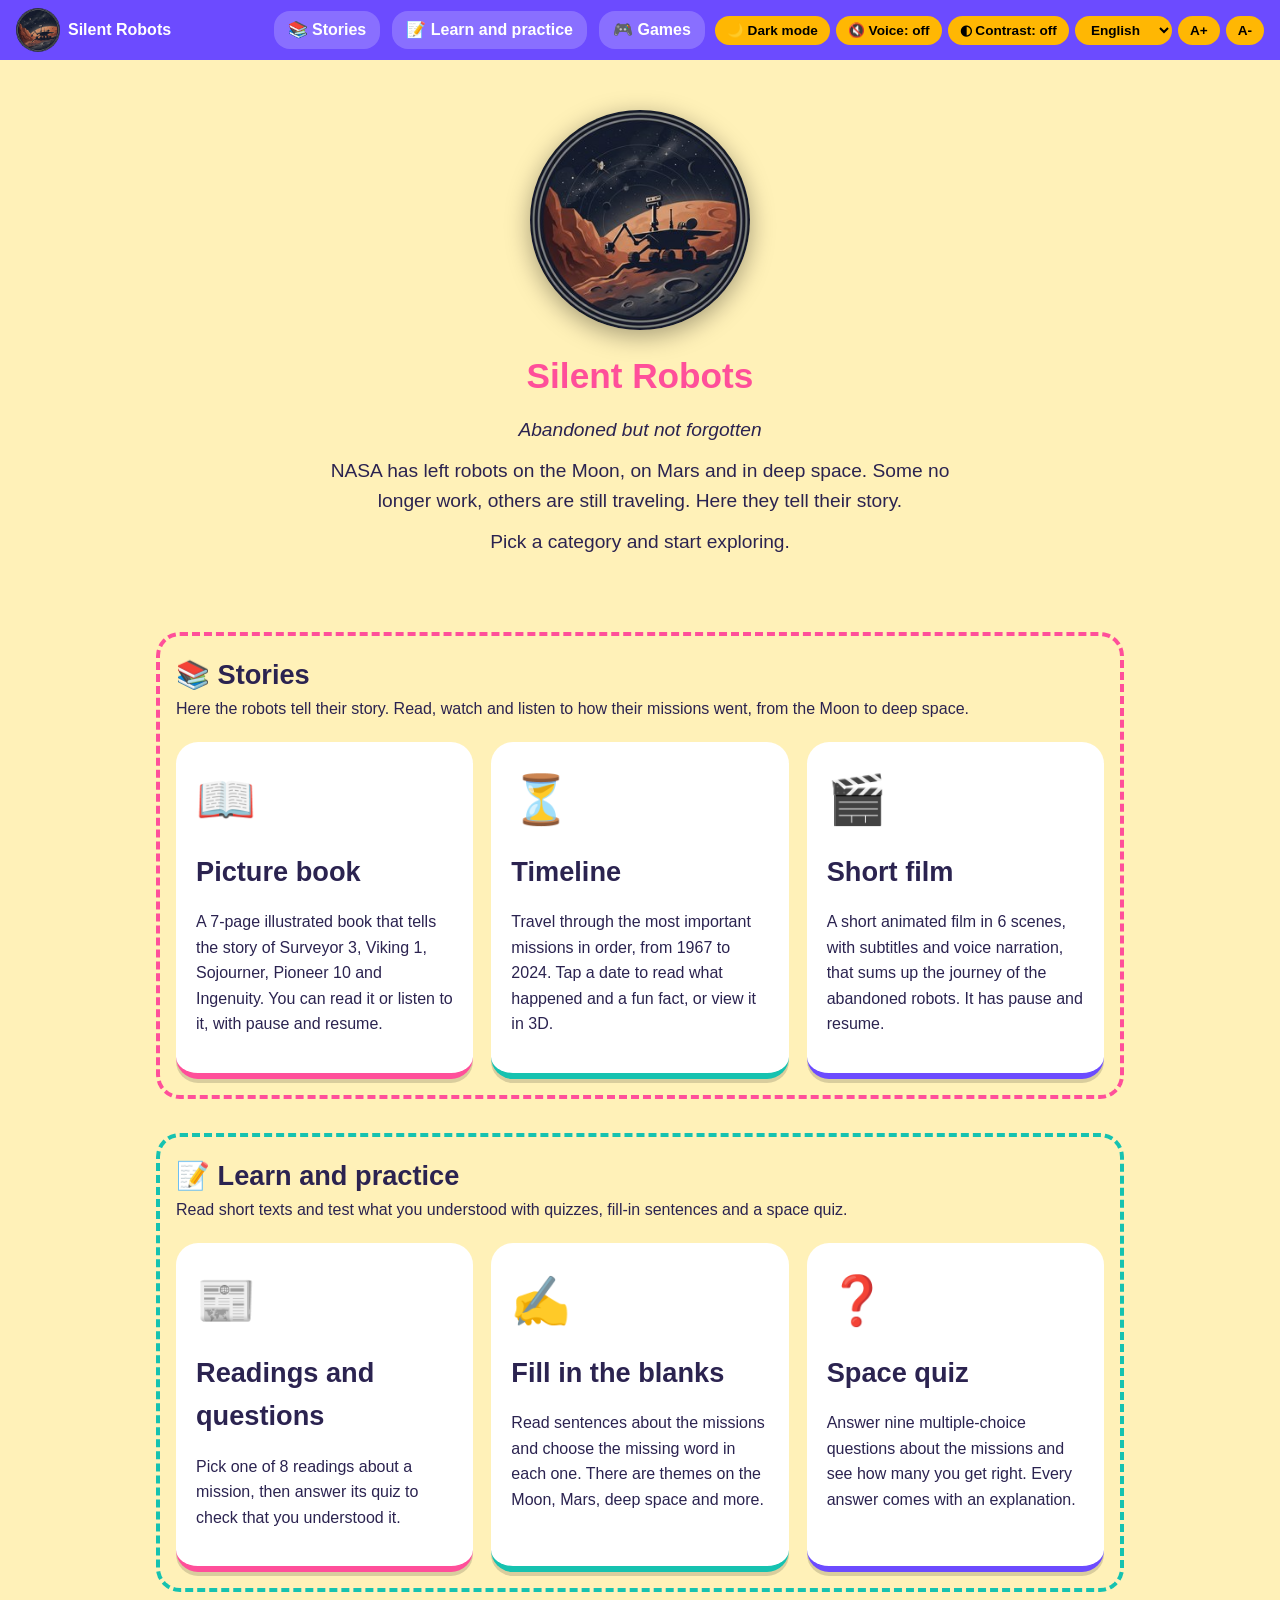
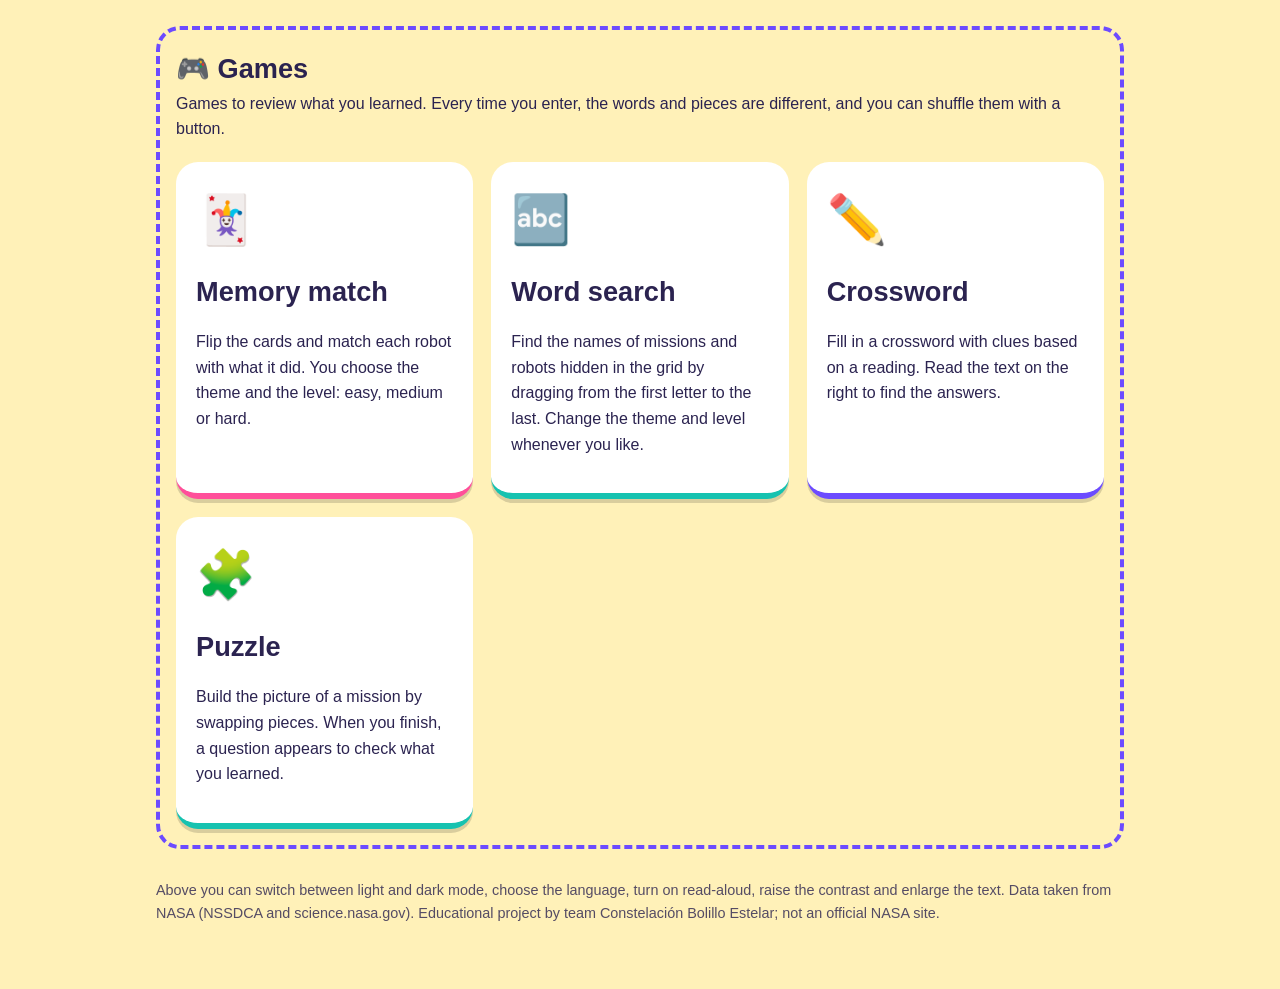
<file: index.html>
<!DOCTYPE html>
<html lang="es">
<head>
<meta charset="UTF-8">
<meta name="viewport" content="width=device-width, initial-scale=1">
<title>Abandonados pero no olvidados - Silent Robots</title>
<link rel="icon" type="image/jpeg" href="images/logo-icono.jpg">
<link rel="stylesheet" href="css/estilo.css">
</head>
<body>
<main>
  <section class="portada">
    <img class="hero-logo" src="images/logo-icono.jpg" alt="Silent Robots" width="220" height="220">
    <h1>Silent Robots</h1>
    <p class="lema">Abandonados pero no olvidados</p>
    <p>La NASA ha dejado robots en la Luna, en Marte y en el espacio profundo. Algunos ya no funcionan, otros siguen viajando. Aquí cuentan su historia.</p>
    <p>Elige una categoría y empieza a explorar.</p>
  </section>

  <section class="seccion" id="historias">
    <h2>📚 Historias</h2>
    <p>Aquí los robots cuentan su historia. Lee, mira y escucha cómo fueron sus misiones, desde la Luna hasta el espacio profundo.</p>
    <div class="menu">
      <a class="carta" href="libro.html"><div class="icono">📖</div><h2>Libro ilustrado</h2><p>Un libro de 7 páginas con dibujos que cuenta la historia de Surveyor 3, Viking 1, Sojourner, Pioneer 10 e Ingenuity. Puedes leerlo o escucharlo, con pausa y reanudar.</p></a>
      <a class="carta" href="linea.html"><div class="icono">⏳</div><h2>Línea del tiempo</h2><p>Recorre en orden las misiones más importantes, de 1967 a 2024. Toca una fecha para leer qué pasó y un dato curioso, o míralo en 3D.</p></a>
      <a class="carta" href="corto.html"><div class="icono">🎬</div><h2>Cortometraje</h2><p>Una mini película animada de 6 escenas, con subtítulos y narración con voz, que resume el viaje de los robots abandonados. Tiene pausa y reanudar.</p></a>
    </div>
  </section>

  <section class="seccion s2" id="aprende">
    <h2>📝 Aprende y practica</h2>
    <p>Lee textos cortos y pon a prueba lo que entendiste con cuestionarios, frases por completar y un quiz.</p>
    <div class="menu">
      <a class="carta" href="lecturas.html"><div class="icono">📰</div><h2>Lecturas y preguntas</h2><p>Elige una de 8 lecturas sobre una misión y contesta su cuestionario para comprobar que la entendiste.</p></a>
      <a class="carta" href="frases.html"><div class="icono">✍️</div><h2>Completa frases</h2><p>Lee frases sobre las misiones y elige la palabra que falta en cada una. Hay temas de la Luna, Marte, el espacio profundo y más.</p></a>
      <a class="carta" href="quiz.html"><div class="icono">❓</div><h2>Quiz espacial</h2><p>Contesta nueve preguntas de opción múltiple sobre las misiones y mira cuántas aciertas. Cada respuesta trae una explicación.</p></a>
    </div>
  </section>

  <section class="seccion s3" id="juegos">
    <h2>🎮 Juegos</h2>
    <p>Juegos para repasar lo aprendido. Cada vez que entras salen palabras y piezas distintas, y puedes mezclarlas con un botón.</p>
    <div class="menu">
      <a class="carta" href="memorama.html"><div class="icono">🃏</div><h2>Memorama</h2><p>Voltea las tarjetas y une cada robot con lo que hizo. Tú escoges el tema y el nivel: fácil, medio o difícil.</p></a>
      <a class="carta" href="sopa.html"><div class="icono">🔤</div><h2>Sopa de letras</h2><p>Encuentra los nombres de misiones y robots escondidos en la cuadrícula, arrastrando de la primera a la última letra. Cambia el tema y el nivel cuando quieras.</p></a>
      <a class="carta" href="crucigrama.html"><div class="icono">✏️</div><h2>Crucigrama</h2><p>Completa un crucigrama con pistas basadas en una lectura. Lee el texto que aparece a la derecha para encontrar las respuestas.</p></a>
      <a class="carta" href="rompecabezas.html"><div class="icono">🧩</div><h2>Rompecabezas</h2><p>Arma el dibujo de una misión intercambiando piezas. Al terminar aparece una pregunta para comprobar lo que aprendiste.</p></a>
    </div>
  </section>

  <p class="aviso">Arriba puedes cambiar entre modo claro y modo oscuro, elegir el idioma, activar la lectura en voz alta, subir el contraste y agrandar la letra. Datos tomados de la NASA (NSSDCA y science.nasa.gov). Proyecto educativo del equipo Constelación Bolillo Estelar; no es un sitio oficial de la NASA.</p>
</main>
<script src="js/idioma.js"></script>
<script src="js/comun.js"></script>
</body>
</html>
</file>
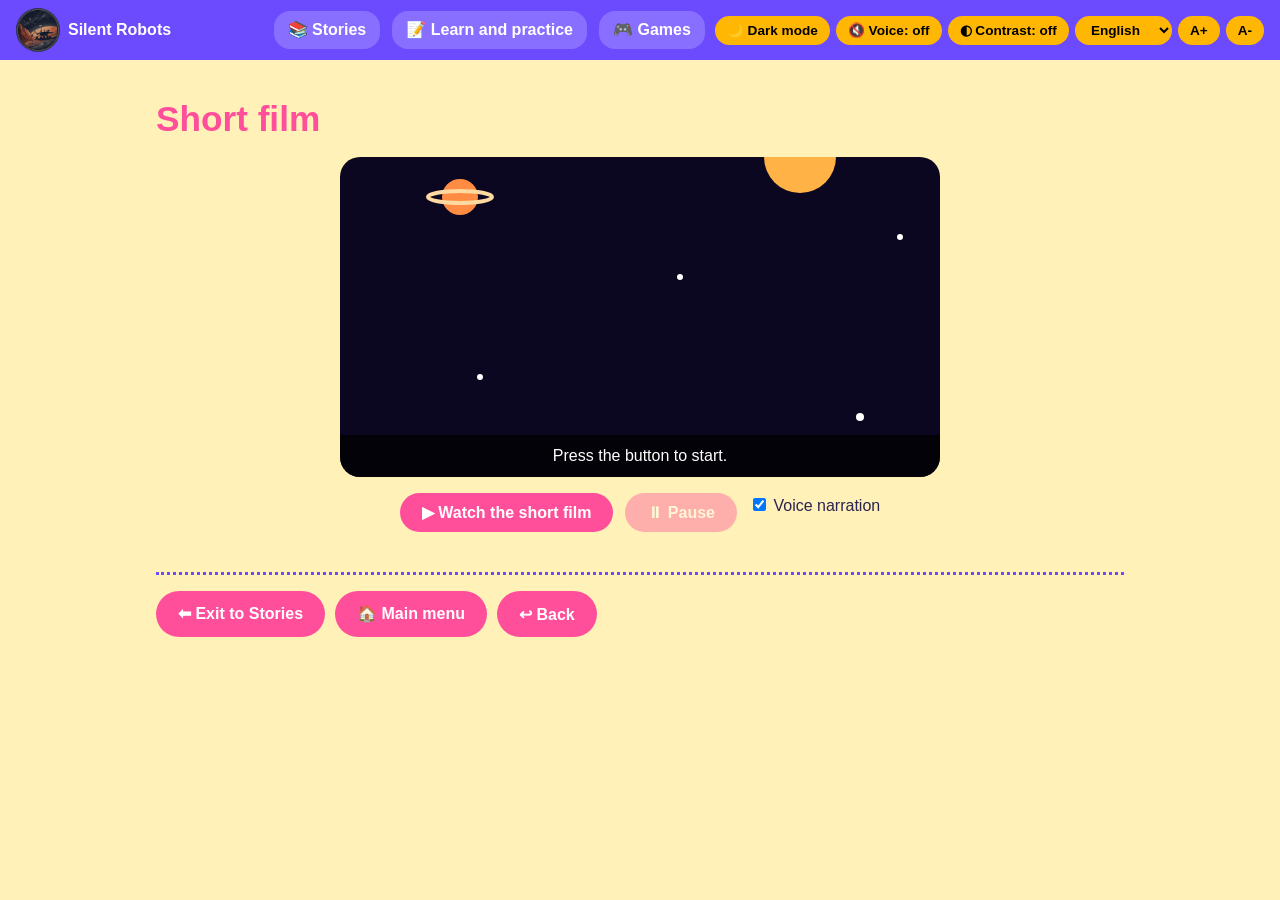
<file: corto.html>
<!DOCTYPE html>
<html lang="es">
<head>
<meta charset="UTF-8">
<meta name="viewport" content="width=device-width, initial-scale=1">
<title>Cortometraje - Silent Robots</title>
<link rel="icon" type="image/jpeg" href="images/logo-icono.jpg">
<link rel="stylesheet" href="css/estilo.css">
</head>
<body>
<main>
  <h1>Cortometraje</h1>
  <div id="contenido"></div>
</main>
<script src="js/idioma.js"></script>
<script src="js/comun.js"></script>
<script src="js/en.js"></script>
<script src="js/corto.js"></script>
</body>
</html>
</file>
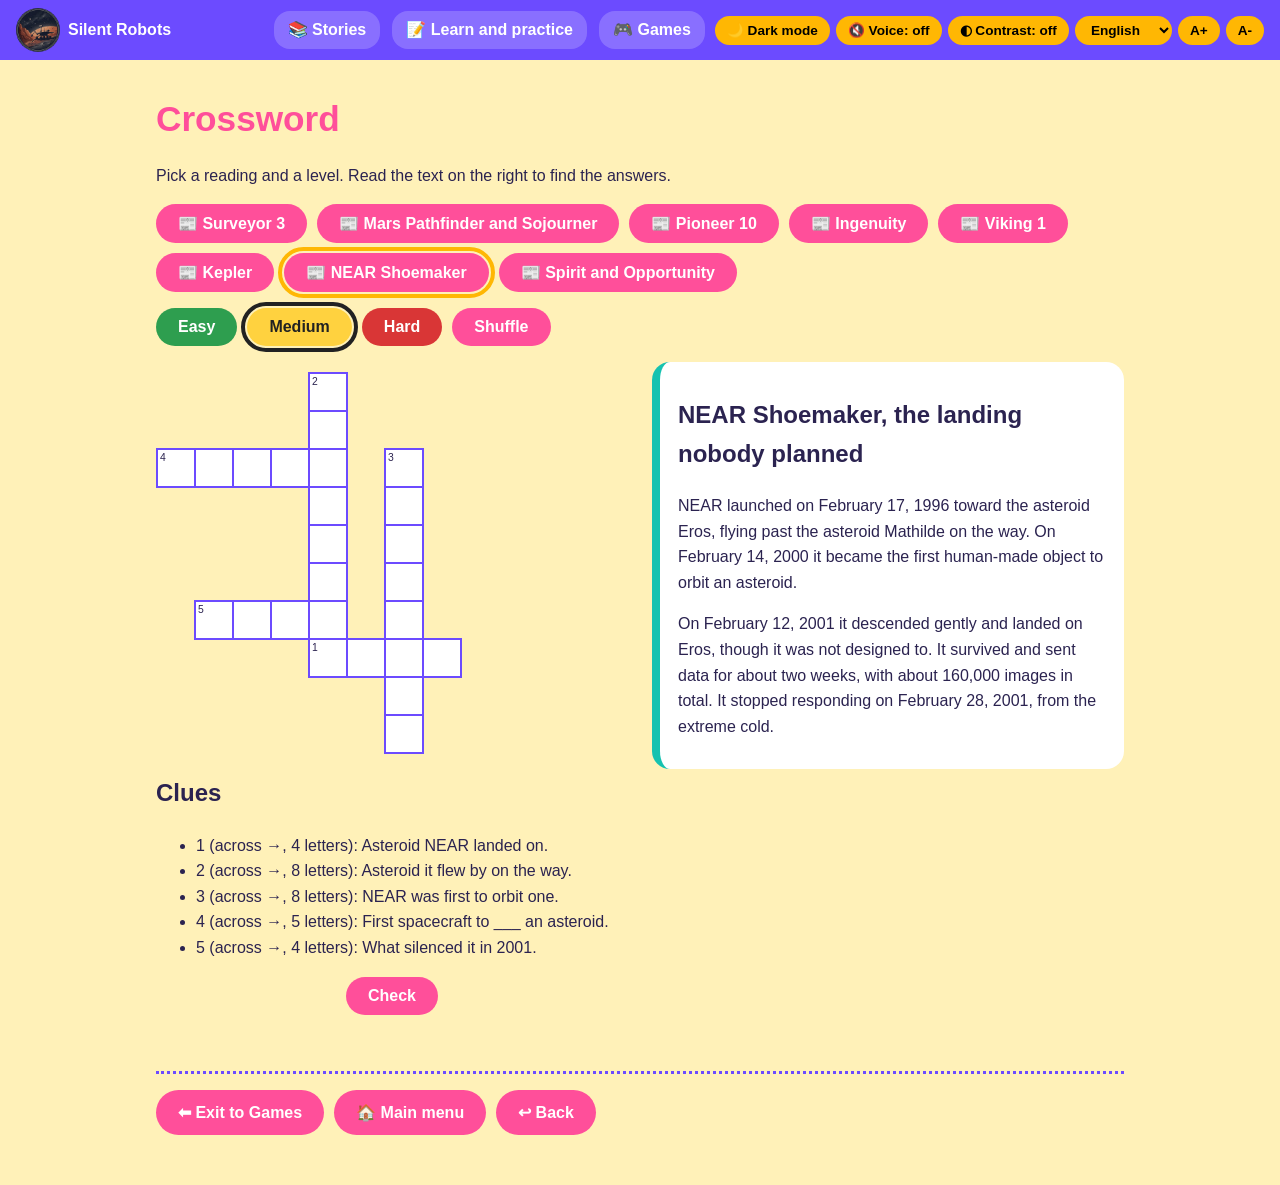
<file: crucigrama.html>
<!DOCTYPE html>
<html lang="es">
<head>
<meta charset="UTF-8">
<meta name="viewport" content="width=device-width, initial-scale=1">
<title>Crucigrama - Silent Robots</title>
<link rel="icon" type="image/jpeg" href="images/logo-icono.jpg">
<link rel="stylesheet" href="css/estilo.css">
</head>
<body>
<main>
  <h1>Crucigrama</h1>
  <div id="contenido"></div>
</main>
<script src="js/idioma.js"></script>
<script src="js/comun.js"></script>
<script src="js/datos.js"></script>
<script src="js/textos.js"></script>
<script src="js/en.js"></script>
<script src="js/crucigrama.js"></script>
</body>
</html>
</file>
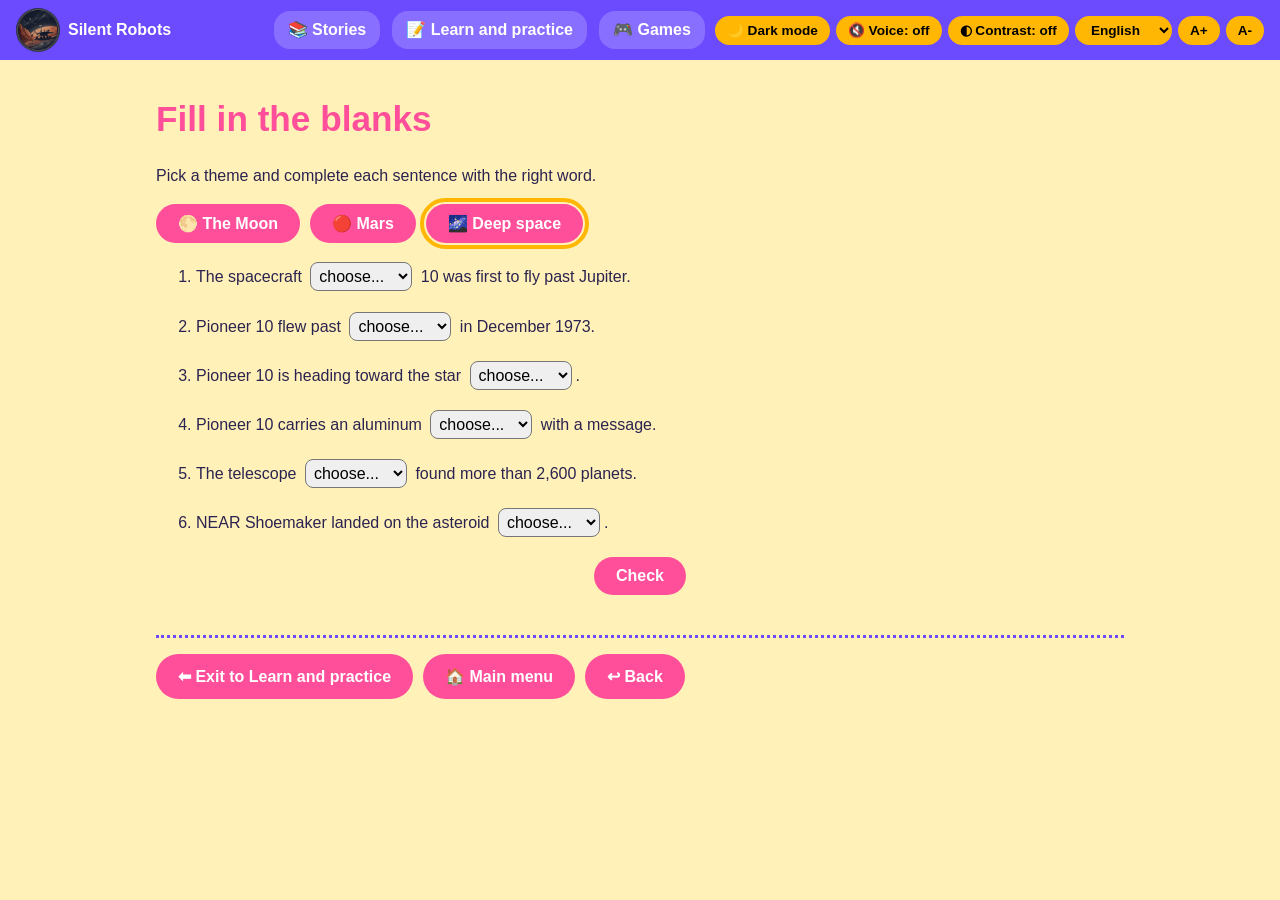
<file: frases.html>
<!DOCTYPE html>
<html lang="es">
<head>
<meta charset="UTF-8">
<meta name="viewport" content="width=device-width, initial-scale=1">
<title>Completa frases - Silent Robots</title>
<link rel="icon" type="image/jpeg" href="images/logo-icono.jpg">
<link rel="stylesheet" href="css/estilo.css">
</head>
<body>
<main>
  <h1>Completa frases</h1>
  <div id="contenido"></div>
</main>
<script src="js/idioma.js"></script>
<script src="js/comun.js"></script>
<script src="js/datos.js"></script>
<script src="js/en.js"></script>
<script src="js/frases.js"></script>
</body>
</html>
</file>
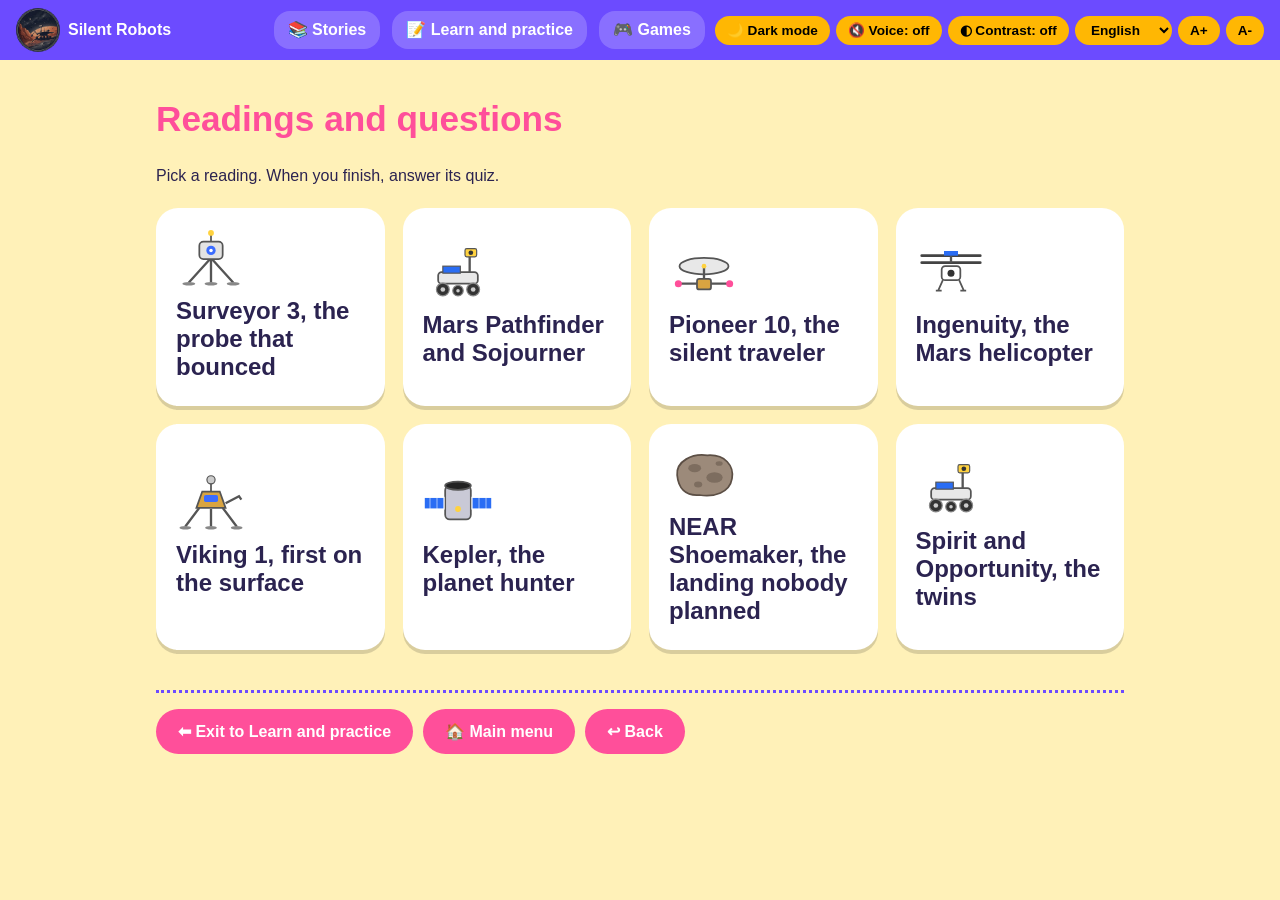
<file: lecturas.html>
<!DOCTYPE html>
<html lang="es">
<head>
<meta charset="UTF-8">
<meta name="viewport" content="width=device-width, initial-scale=1">
<title>Lecturas y preguntas - Silent Robots</title>
<link rel="icon" type="image/jpeg" href="images/logo-icono.jpg">
<link rel="stylesheet" href="css/estilo.css">
</head>
<body>
<main>
  <h1>Lecturas y preguntas</h1>
  <div id="contenido"></div>
</main>
<script src="js/idioma.js"></script>
<script src="js/comun.js"></script>
<script src="js/textos.js"></script>
<script src="js/en.js"></script>
<script src="js/lecturas.js"></script>
</body>
</html>
</file>
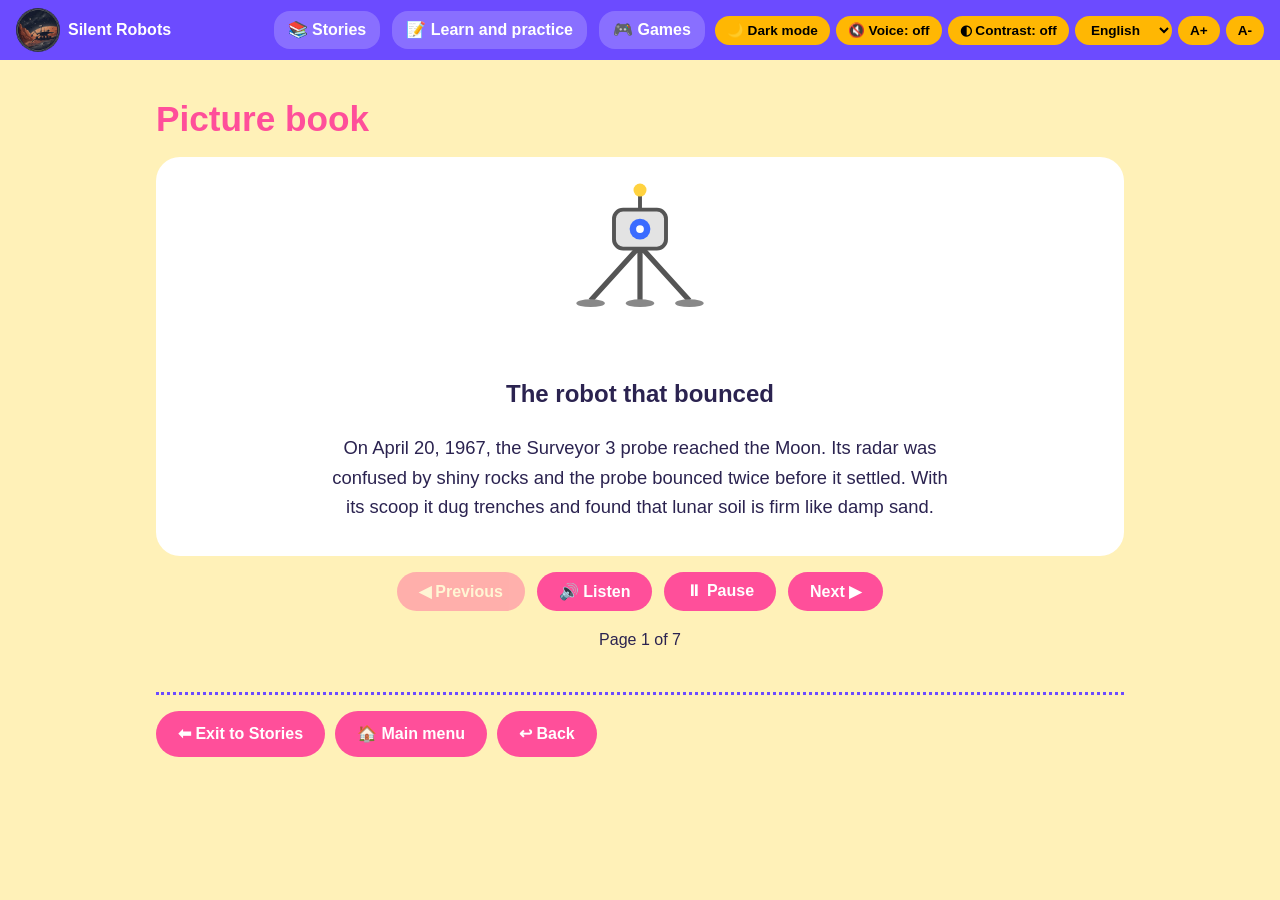
<file: libro.html>
<!DOCTYPE html>
<html lang="es">
<head>
<meta charset="UTF-8">
<meta name="viewport" content="width=device-width, initial-scale=1">
<title>Libro ilustrado - Silent Robots</title>
<link rel="icon" type="image/jpeg" href="images/logo-icono.jpg">
<link rel="stylesheet" href="css/estilo.css">
</head>
<body>
<main>
  <h1>Libro ilustrado</h1>
  <div id="contenido"></div>
</main>
<script src="js/idioma.js"></script>
<script src="js/comun.js"></script>
<script src="js/en.js"></script>
<script src="js/libro.js"></script>
</body>
</html>
</file>
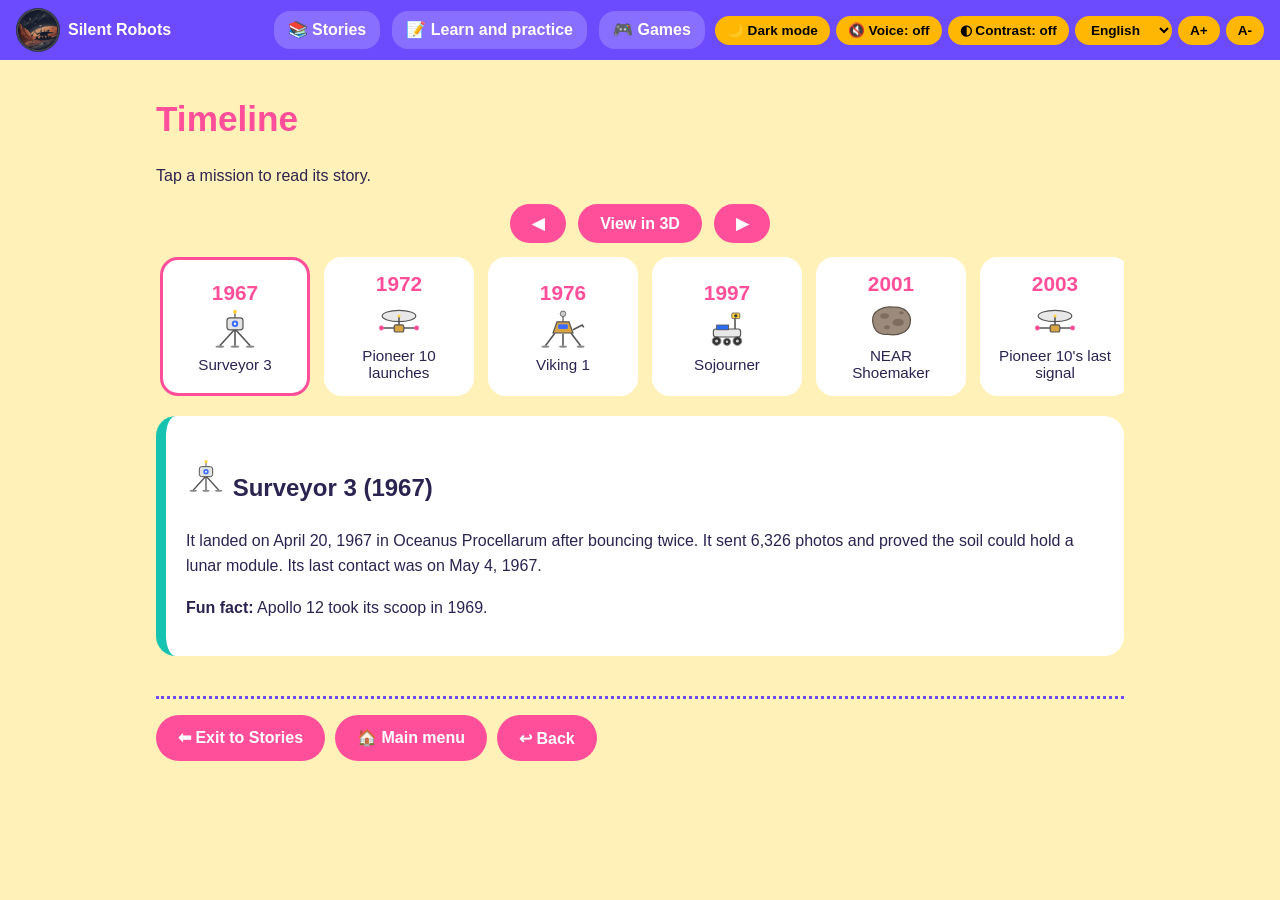
<file: linea.html>
<!DOCTYPE html>
<html lang="es">
<head>
<meta charset="UTF-8">
<meta name="viewport" content="width=device-width, initial-scale=1">
<title>Línea del tiempo - Silent Robots</title>
<link rel="icon" type="image/jpeg" href="images/logo-icono.jpg">
<link rel="stylesheet" href="css/estilo.css">
</head>
<body>
<main>
  <h1>Línea del tiempo</h1>
  <div id="contenido"></div>
</main>
<script src="js/idioma.js"></script>
<script src="js/comun.js"></script>
<script src="js/en.js"></script>
<script src="js/linea.js"></script>
</body>
</html>
</file>
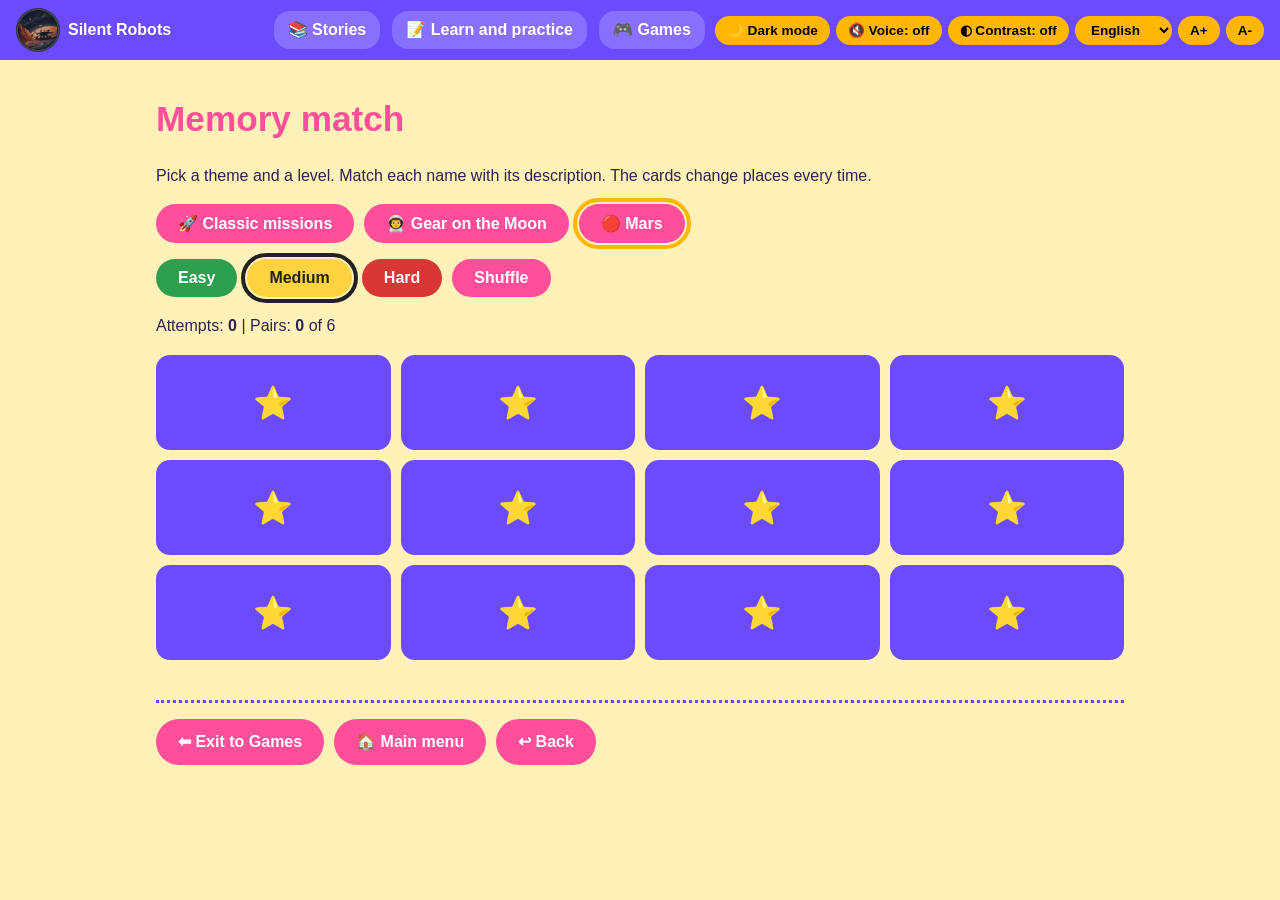
<file: memorama.html>
<!DOCTYPE html>
<html lang="es">
<head>
<meta charset="UTF-8">
<meta name="viewport" content="width=device-width, initial-scale=1">
<title>Memorama - Silent Robots</title>
<link rel="icon" type="image/jpeg" href="images/logo-icono.jpg">
<link rel="stylesheet" href="css/estilo.css">
</head>
<body>
<main>
  <h1>Memorama</h1>
  <div id="contenido"></div>
</main>
<script src="js/idioma.js"></script>
<script src="js/comun.js"></script>
<script src="js/datos.js"></script>
<script src="js/en.js"></script>
<script src="js/memorama.js"></script>
</body>
</html>
</file>
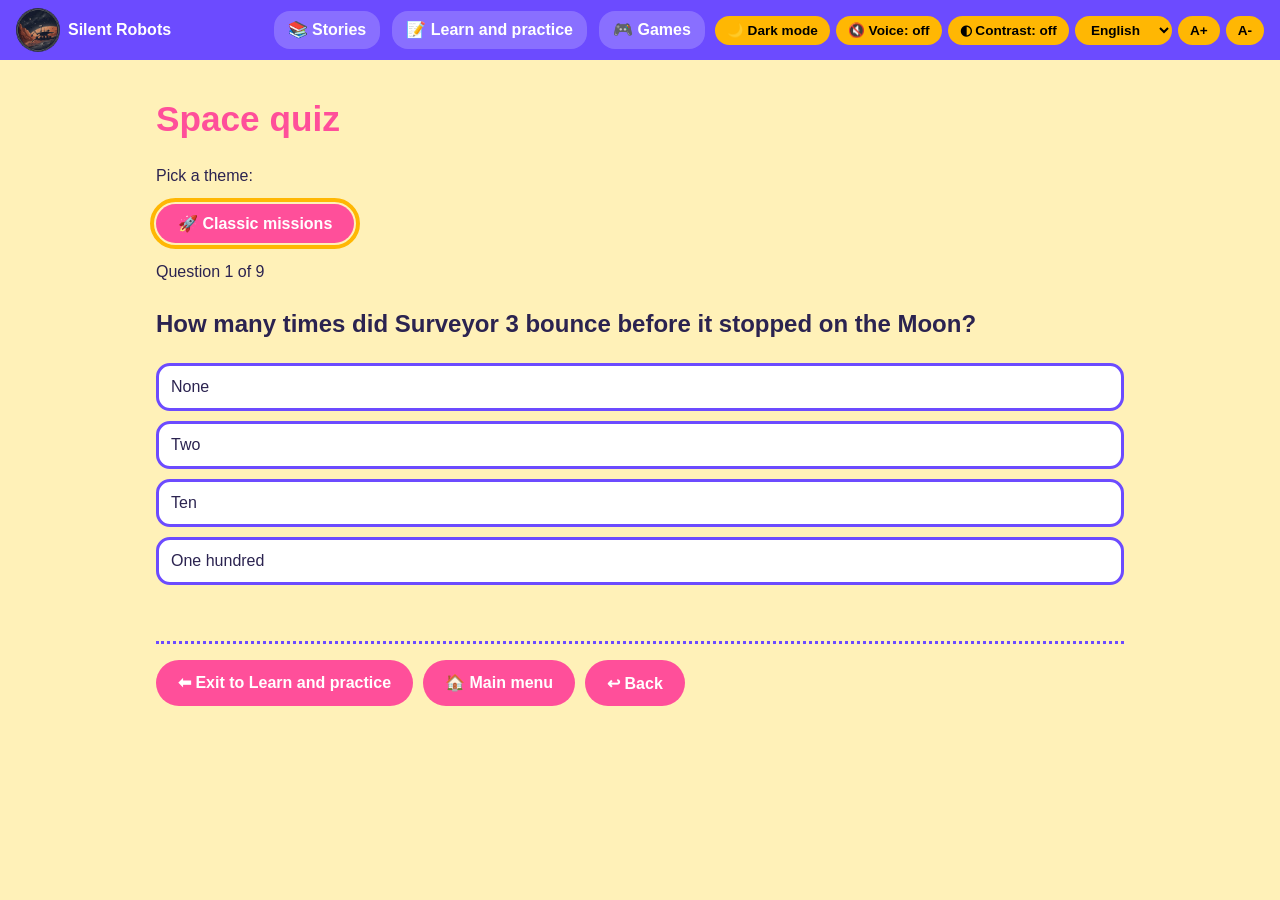
<file: quiz.html>
<!DOCTYPE html>
<html lang="es">
<head>
<meta charset="UTF-8">
<meta name="viewport" content="width=device-width, initial-scale=1">
<title>Quiz espacial - Silent Robots</title>
<link rel="icon" type="image/jpeg" href="images/logo-icono.jpg">
<link rel="stylesheet" href="css/estilo.css">
</head>
<body>
<main>
  <h1>Quiz espacial</h1>
  <div id="contenido"></div>
</main>
<script src="js/idioma.js"></script>
<script src="js/comun.js"></script>
<script src="js/datos.js"></script>
<script src="js/en.js"></script>
<script src="js/quiz.js"></script>
</body>
</html>
</file>
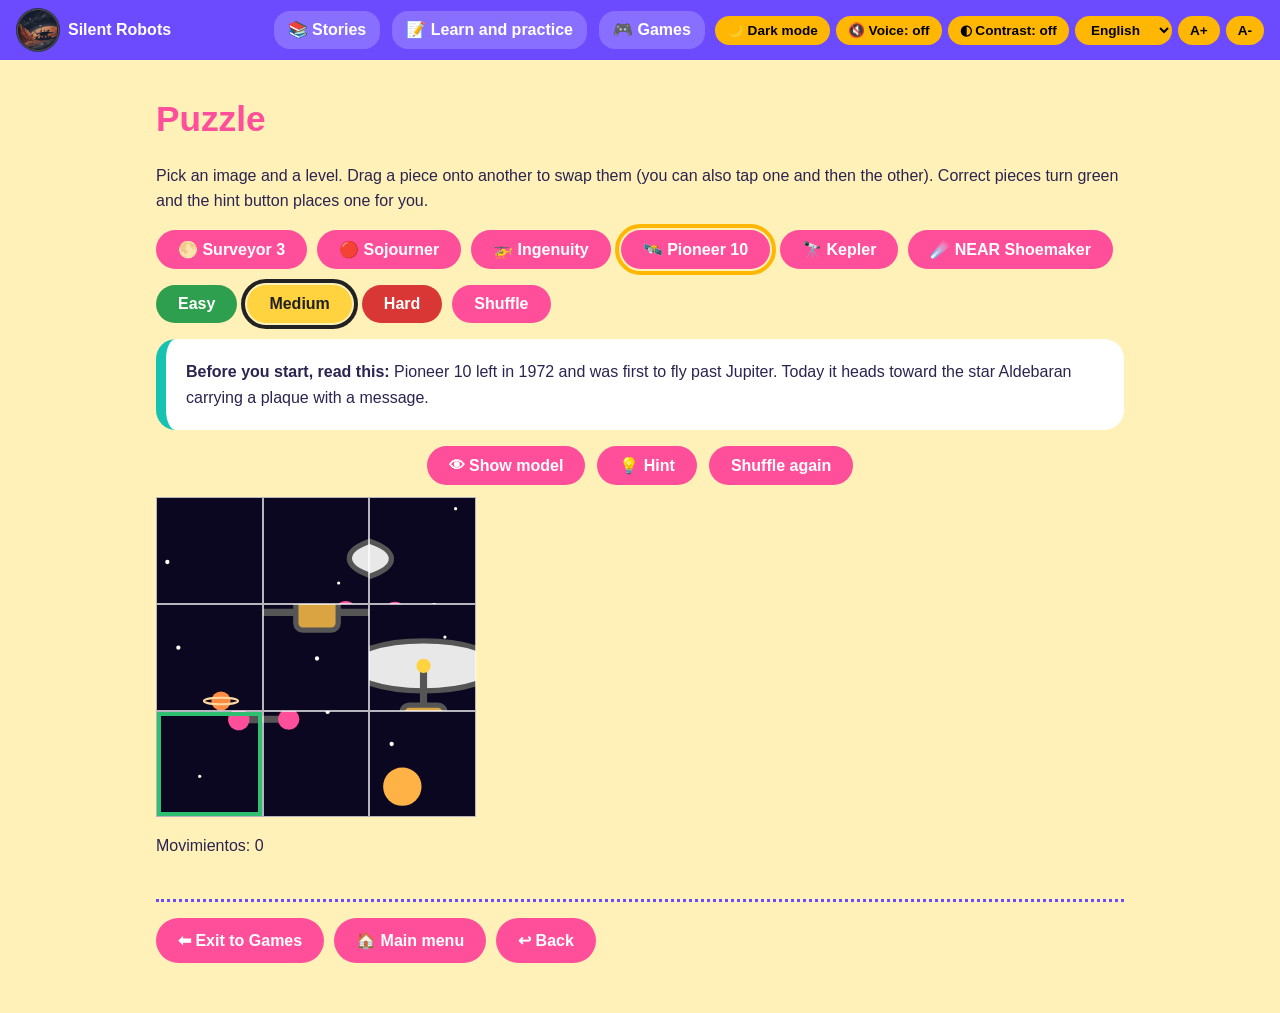
<file: rompecabezas.html>
<!DOCTYPE html>
<html lang="es">
<head>
<meta charset="UTF-8">
<meta name="viewport" content="width=device-width, initial-scale=1">
<title>Rompecabezas - Silent Robots</title>
<link rel="icon" type="image/jpeg" href="images/logo-icono.jpg">
<link rel="stylesheet" href="css/estilo.css">
</head>
<body>
<main>
  <h1>Rompecabezas</h1>
  <div id="contenido"></div>
</main>
<script src="js/idioma.js"></script>
<script src="js/comun.js"></script>
<script src="js/datos.js"></script>
<script src="js/en.js"></script>
<script src="js/rompecabezas.js"></script>
</body>
</html>
</file>
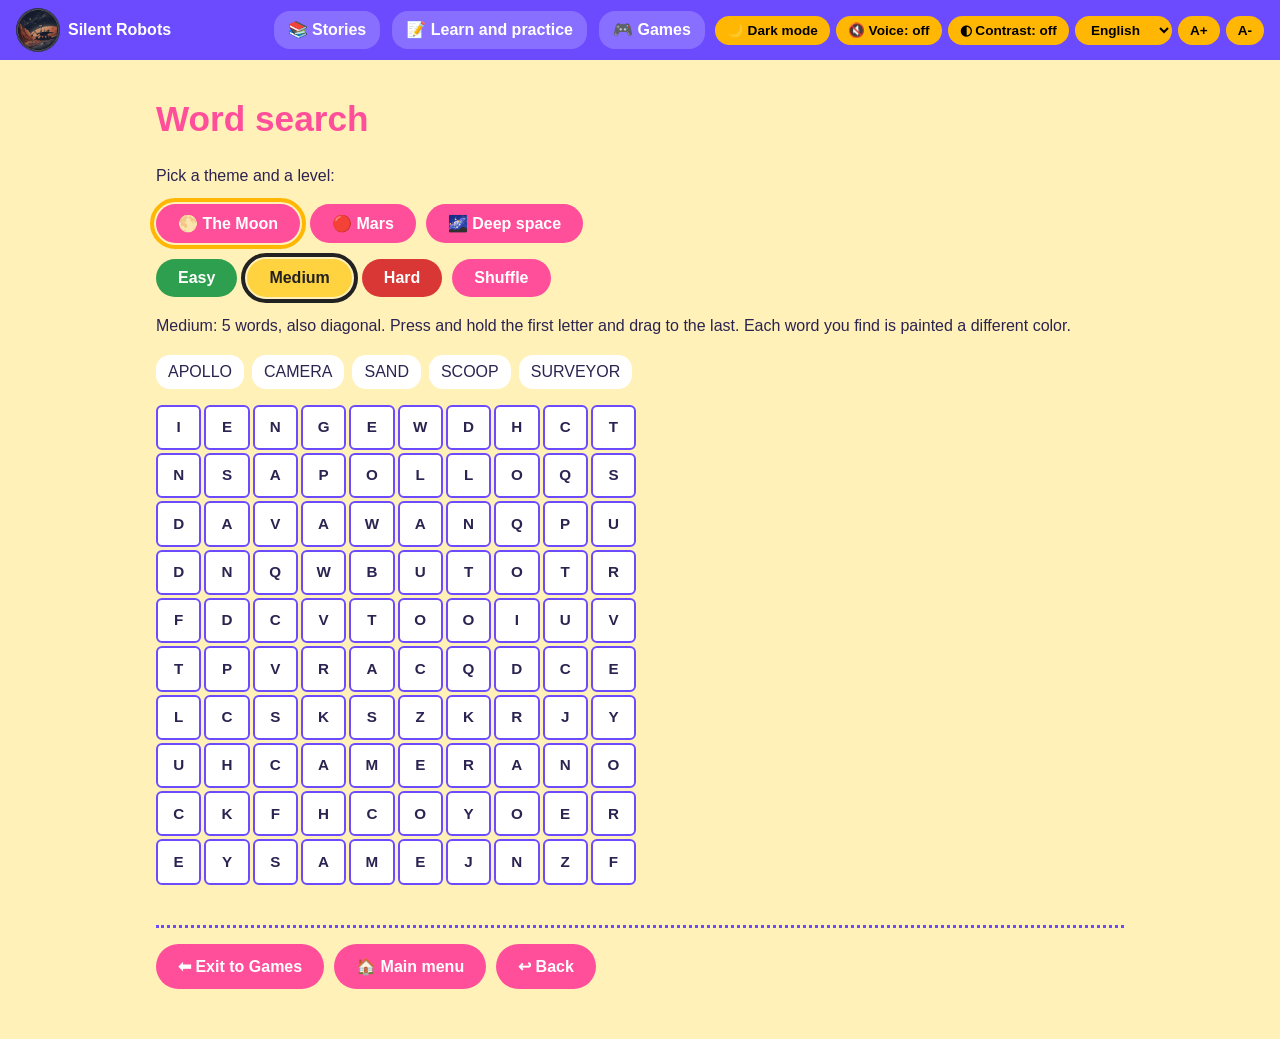
<file: sopa.html>
<!DOCTYPE html>
<html lang="es">
<head>
<meta charset="UTF-8">
<meta name="viewport" content="width=device-width, initial-scale=1">
<title>Sopa de letras - Silent Robots</title>
<link rel="icon" type="image/jpeg" href="images/logo-icono.jpg">
<link rel="stylesheet" href="css/estilo.css">
</head>
<body>
<main>
  <h1>Sopa de letras</h1>
  <div id="contenido"></div>
</main>
<script src="js/idioma.js"></script>
<script src="js/comun.js"></script>
<script src="js/datos.js"></script>
<script src="js/en.js"></script>
<script src="js/sopa.js"></script>
</body>
</html>
</file>
<file: css/estilo.css>
body.ninos{--fondo:#fff1b8;--texto:#2b2350;--a:#ff4f9a;--b:#16c2b0;--c:#ffb703;--d:#6c4bff;--carta:#ffffff;--barra:#6c4bff;--barratxt:#ffffff}
body.adultos{--fondo:#0e1424;--texto:#e8e4d8;--a:#c9a24b;--b:#5b7fa6;--c:#c9a24b;--d:#8a6fb5;--carta:#18203a;--barra:#070a14;--barratxt:#e8e4d8}
body.contraste{--fondo:#000;--texto:#fff;--carta:#000;--a:#ffff00;--b:#00ffff;--c:#ffff00;--d:#00ffff;--barra:#000;--barratxt:#fff}
*{box-sizing:border-box}
body{margin:0;background:var(--fondo);color:var(--texto);font-family:Verdana,Trebuchet MS,sans-serif;line-height:1.6;font-size:1rem}
body.adultos{background-image:url(../images/fondo.svg)}
body.contraste .carta,body.contraste .ficha,body.contraste .opcion,body.contraste .hito,body.contraste .panel{border:3px solid #ffff00}
.barra{background:var(--barra);color:var(--barratxt);display:flex;flex-wrap:wrap;align-items:center;gap:10px;padding:8px 16px}
.barra a{color:var(--barratxt);text-decoration:none;font-weight:bold}
.barra .logo{display:flex;align-items:center;gap:8px;margin-right:auto}
.barra nav{display:flex;flex-wrap:wrap;gap:12px}
.barra nav a:hover,.barra nav a:focus{text-decoration:underline}
.ajustes{display:flex;flex-wrap:wrap;gap:6px}
.ajustes button,.ajustes select{background:var(--c);color:#000;border:0;border-radius:20px;padding:6px 12px;font-size:.85rem;cursor:pointer;font-weight:bold}
main{max-width:1000px;margin:0 auto;padding:20px 16px 50px}
h1{font-size:2.2rem;margin:.3em 0}
body.ninos h1{color:var(--a)}
body.adultos h1{color:var(--c);font-family:Georgia,serif;font-weight:normal}
.portada{text-align:center;padding:30px 10px}
.portada p{font-size:1.2rem;max-width:650px;margin:10px auto}
.menu{display:grid;grid-template-columns:repeat(auto-fit,minmax(220px,1fr));gap:18px;margin-top:20px}
.carta{display:block;background:var(--carta);color:var(--texto);text-decoration:none;padding:20px;border-radius:22px;border-bottom:6px solid var(--a);box-shadow:0 4px 0 rgba(0,0,0,.15)}
.carta:nth-child(2n){border-color:var(--b)}
.carta:nth-child(3n){border-color:var(--d)}
.carta:hover,.carta:focus{transform:translateY(-4px)}
.carta .icono{font-size:3rem}
.carta h2{margin:.2em 0}
body.adultos .carta{border-radius:6px}
.boton{background:var(--a);color:#fff;border:0;border-radius:25px;padding:10px 22px;font-size:1rem;cursor:pointer;font-weight:bold}
body.adultos .boton{background:var(--c);color:#000;border-radius:4px}
body.contraste .boton{background:#ffff00;color:#000}
.boton:disabled{opacity:.4;cursor:default}
.hoja{background:var(--carta);border-radius:24px;padding:24px;text-align:center;min-height:380px}
.hoja .dibujo{font-size:6rem;letter-spacing:10px}
.hoja p{font-size:1.15rem;max-width:620px;margin:10px auto}
.controles{display:flex;justify-content:center;gap:12px;margin-top:16px;flex-wrap:wrap}
.tira{display:flex;gap:14px;overflow-x:auto;padding:14px 4px 20px}
.hito{flex:0 0 150px;background:var(--carta);color:var(--texto);border:3px solid transparent;border-radius:18px;padding:12px;cursor:pointer;font-family:inherit;font-size:.95rem;text-align:center}
.hito.activo{border-color:var(--a)}
.hito .anio{display:block;font-weight:bold;font-size:1.3rem;color:var(--a)}
.hito .emoji{font-size:2.4rem;display:block}
.panel{background:var(--carta);border-radius:20px;padding:20px;border-left:10px solid var(--b)}
.tablero{display:grid;grid-template-columns:repeat(4,1fr);gap:10px}
.ficha{background:var(--d);color:#fff;border:0;border-radius:14px;min-height:95px;font-size:2rem;cursor:pointer;padding:6px;font-family:inherit}
.ficha.abierta{background:var(--carta);color:var(--texto);font-size:.9rem;border:3px solid var(--b)}
.ficha.lista{background:var(--b);color:#000;font-size:.9rem}
.opciones{display:grid;gap:10px;margin:16px 0}
.opcion{background:var(--carta);color:var(--texto);border:3px solid var(--d);border-radius:14px;padding:12px;font-size:1rem;cursor:pointer;text-align:left;font-family:inherit}
.opcion.bien{background:#2fbf71;color:#000;border-color:#2fbf71}
.opcion.mal{background:#e5484d;color:#fff;border-color:#e5484d}
button:focus,a:focus{outline:4px solid var(--c);outline-offset:2px}
.aviso{font-size:.9rem;opacity:.8;margin-top:30px}
@media(max-width:600px){.tablero{grid-template-columns:repeat(3,1fr)}h1{font-size:1.7rem}.hoja .dibujo{font-size:4rem}}
.rejilla{display:grid;grid-template-columns:repeat(10,1fr);gap:3px;max-width:420px;margin:10px 0}
.celda{aspect-ratio:1;background:var(--carta);color:var(--texto);border:2px solid var(--d);border-radius:6px;font-size:1.1rem;font-weight:bold;cursor:pointer;padding:0;font-family:inherit}
.celda.sel{background:var(--c);color:#000}
.celda.hallada{background:var(--b);color:#000}
.lista-palabras{display:flex;flex-wrap:wrap;gap:8px;list-style:none;padding:0}
.lista-palabras li{background:var(--carta);padding:4px 12px;border-radius:14px}
.lista-palabras li.ok{text-decoration:line-through;opacity:.6}
.cruci{border-collapse:collapse;margin:10px 0}
.cruci td{width:38px;height:38px;padding:0;position:relative}
.cruci td.v{background:transparent}
.cruci td.l{background:var(--carta);border:2px solid var(--d)}
.cruci input{width:100%;height:100%;border:0;background:transparent;color:var(--texto);text-align:center;font-size:1.2rem;font-weight:bold;text-transform:uppercase;font-family:inherit}
.cruci .num{position:absolute;top:0;left:2px;font-size:.65rem}
.cruci td.ok{background:#2fbf71}
.cruci td.mal{background:#e5484d}
.puzzle{display:grid;grid-template-columns:repeat(3,100px);gap:3px;margin:12px 0}
.pieza{width:100px;height:100px;border:0;border-radius:6px;background-size:300px 300px;cursor:pointer;padding:0}
.pieza.hueco{background:transparent;cursor:default;box-shadow:inset 0 0 0 3px var(--d)}
.pantalla{position:relative;height:320px;max-width:600px;margin:0 auto;border-radius:20px;overflow:hidden;background:#000 center/cover no-repeat}
.actor{position:absolute;left:5%;bottom:40px;width:110px}
.subtitulo{position:absolute;left:0;right:0;bottom:0;background:rgba(0,0,0,.75);color:#fff;padding:8px 12px;font-size:1rem;text-align:center;min-height:42px}
.a-rebota{animation:rebota 6s linear forwards}
.a-mover{animation:mover 6s linear forwards}
.a-vuela{animation:vuela 6s ease-in-out forwards}
.a-deriva{animation:deriva 6s linear forwards}
@keyframes rebota{0%{left:8%;bottom:230px}25%{left:25%;bottom:40px}45%{left:38%;bottom:130px}65%{left:50%;bottom:40px}80%{left:58%;bottom:75px}100%{left:65%;bottom:40px}}
@keyframes mover{from{left:2%}to{left:70%}}
@keyframes vuela{0%{left:10%;bottom:40px}40%{left:35%;bottom:180px}100%{left:75%;bottom:140px}}
@keyframes deriva{from{left:-30%;bottom:150px}to{left:100%;bottom:110px}}
#escena.esc3d{perspective:900px;height:310px;overflow:hidden}
.tira.d3{display:block;position:relative;overflow:visible;width:150px;height:210px;margin:50px auto 0;padding:0;transform-style:preserve-3d;transition:transform .8s}
.tira.d3 .hito{position:absolute;left:0;top:0;width:150px;height:210px;backface-visibility:hidden}
.hoja .dibujo img{height:130px;margin:0 8px}
@media(max-width:600px){.puzzle{grid-template-columns:repeat(3,90px)}.pieza{width:90px;height:90px;background-size:270px 270px}}
.grupo{position:relative}
.grupo summary{cursor:pointer;font-weight:bold;list-style:none;background:rgba(255,255,255,.2);padding:6px 14px;border-radius:16px}
.grupo summary::-webkit-details-marker{display:none}
.grupo>div{position:absolute;z-index:5;top:110%;left:0;min-width:200px;background:var(--carta);border-radius:12px;padding:10px;display:flex;flex-direction:column;gap:8px;box-shadow:0 6px 16px rgba(0,0,0,.35)}
.barra .grupo>div a{color:var(--texto)}
.barra .grupo>div a:hover{color:var(--a)}
.seccion{margin-top:34px;padding:6px 16px 16px;border-radius:24px;border:4px dashed var(--a)}
.seccion.s2{border-color:var(--b)}
.seccion.s3{border-color:var(--d)}
.seccion h2{font-size:1.7rem;margin:.4em 0 0}
.seccion>p{margin:0 0 6px}
.temas{display:flex;flex-wrap:wrap;gap:10px;margin:10px 0 16px}
.tema.elegido{outline:4px solid var(--c);outline-offset:2px}
.pie{display:flex;flex-wrap:wrap;gap:10px;margin-top:40px;padding-top:16px;border-top:3px dotted var(--d)}
a.boton{display:inline-block;text-decoration:none}
.frases li{margin:14px 0;line-height:2.2}
.frases select{font-size:1rem;padding:4px;border-radius:8px;margin:0 4px;font-family:inherit}
.frases li.ok{background:#2fbf71;color:#000;border-radius:10px;padding:2px 8px}
.frases li.mal{background:#e5484d;color:#fff;border-radius:10px;padding:2px 8px}
.lectura p{font-size:1.1rem;max-width:700px}
.rejilla{touch-action:none;user-select:none;-webkit-user-select:none;max-width:480px}
.celda{font-size:.95rem;cursor:crosshair}
.dos-col{display:grid;grid-template-columns:minmax(0,1fr) minmax(0,1fr);gap:24px;align-items:start}
.lado-lectura{background:var(--carta);border-radius:18px;padding:14px 18px;position:sticky;top:10px;max-height:85vh;overflow:auto;border-left:8px solid var(--b)}
.lado-lectura p{font-size:1rem}
.cruci input[readonly]{font-weight:900;color:var(--d)}
.puzzle{display:grid;gap:0;margin:12px 0;width:max-content}
.pieza{border:1px solid rgba(255,255,255,.7);padding:0;cursor:pointer;border-radius:0}
.pieza.bien{box-shadow:inset 0 0 0 4px #2fbf71}
.pieza.elegida{outline:4px solid var(--c);outline-offset:-4px;z-index:1}
.fila-voz{display:flex;flex-wrap:wrap;align-items:center;gap:8px;margin:8px 0;background:var(--carta);padding:8px 12px;border-radius:12px}
.fila-voz span{flex:1 1 220px;font-size:.9rem}
.fila-voz button{background:var(--c);color:#000;border:0;border-radius:14px;padding:5px 10px;cursor:pointer;font-weight:bold}
@media(max-width:800px){.dos-col{grid-template-columns:1fr}.lado-lectura{position:static;max-height:none}}
.pieza.destino{outline:4px dashed var(--a);outline-offset:-4px}
.pieza{touch-action:none;user-select:none;-webkit-user-select:none}

/* niveles con color */
body .boton.tema.nv-facil{background:#2e9e4f!important;color:#fff!important}
body .boton.tema.nv-medio{background:#ffd23f!important;color:#222!important}
body .boton.tema.nv-dificil{background:#d93636!important;color:#fff!important}
body.contraste .boton.tema.nv-facil{background:#00ff88!important;color:#000!important}
body.contraste .boton.tema.nv-medio{background:#ffff00!important;color:#000!important}
body.contraste .boton.tema.nv-dificil{background:#ff4040!important;color:#000!important}
.boton.tema.nv-facil.elegido,.boton.tema.nv-medio.elegido,.boton.tema.nv-dificil.elegido{outline:4px solid #222;outline-offset:2px}
body.contraste .boton.tema.elegido{outline-color:#fff}
/* pausa del cortometraje */
.pausa .actor{-webkit-animation-play-state:paused;animation-play-state:paused}

.logo-img{border-radius:50%;object-fit:cover}
.hero-logo{width:min(220px,60vw);height:auto;border-radius:50%;box-shadow:0 6px 24px rgba(0,0,0,.35)}
.lema{font-style:italic;font-size:1.2rem;margin-top:-6px}
</file>
